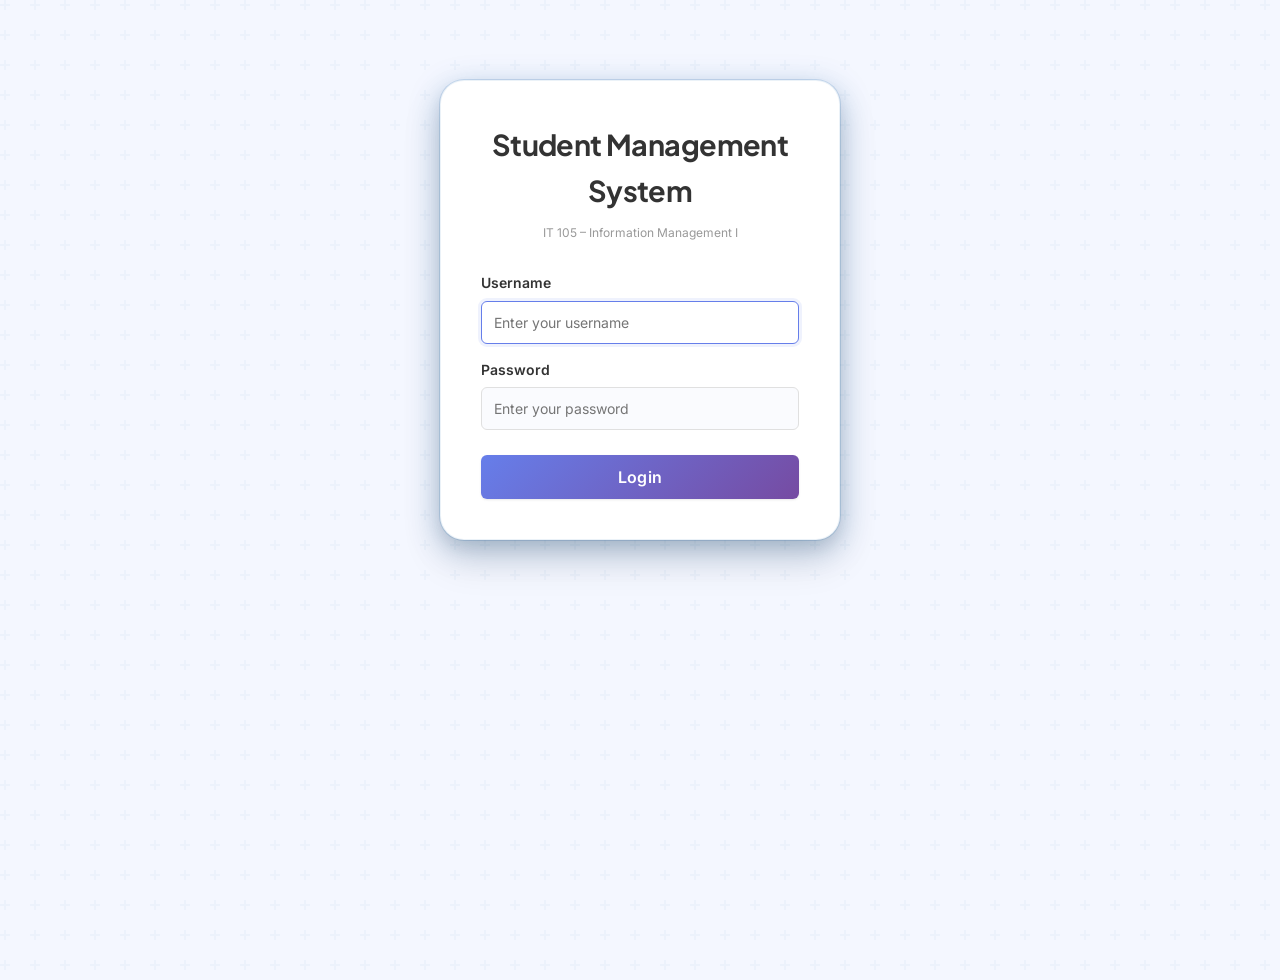
<file: frontend/index.html>
<!DOCTYPE html>
<html lang="en">
<head>
    <meta charset="UTF-8">
    <meta name="viewport" content="width=device-width, initial-scale=1.0">
    <title>Student Management System - Login</title>
    <link rel="stylesheet" href="styles.css">
    <style>
        .login-container {
            max-width: 400px;
            margin-top: 80px;
        }
        
        .login-container h1 {
            text-align: center;
            color: white;
            margin-bottom: 30px;
            font-size: 32px;
        }
        
        .form-header {
            text-align: center;
            margin-bottom: 30px;
        }
        
        .form-header h2 {
            color: #333;
            margin: 0 0 10px 0;
        }
        
        .form-group {
            margin-bottom: 15px;
        }
        
        .form-group label {
            display: block;
            font-weight: 600;
            margin-bottom: 6px;
            color: #333;
            font-size: 14px;
        }
        
        .form-group input {
            width: 100%;
            padding: 12px;
            border: 1px solid #e0e0e0;
            border-radius: 6px;
            font-size: 14px;
            transition: all 0.3s ease;
        }
        
        .form-group input:focus {
            outline: none;
            border-color: #667eea;
            box-shadow: 0 0 0 3px rgba(102, 126, 234, 0.1);
        }
        
        .login-btn {
            width: 100%;
            padding: 12px;
            background: linear-gradient(135deg, #667eea 0%, #764ba2 100%);
            color: white;
            border: none;
            border-radius: 6px;
            font-weight: 600;
            font-size: 16px;
            cursor: pointer;
            margin-top: 10px;
            transition: all 0.3s ease;
        }
        
        .login-btn:hover {
            transform: translateY(-2px);
            box-shadow: 0 8px 20px rgba(102, 126, 234, 0.3);
        }
        
        .login-btn:active {
            transform: translateY(0);
        }
        
        .credentials-box {
            background: rgba(255, 255, 255, 0.95);
            border-radius: 8px;
            padding: 20px;
            margin-top: 20px;
            font-size: 13px;
            border-left: 4px solid #667eea;
        }
        
        .credentials-box h3 {
            margin-top: 0;
            color: #667eea;
            font-size: 14px;
        }
        
        .credentials-box p {
            margin: 6px 0;
            color: #555;
        }
        
        .credentials-box .demo-note {
            margin-top: 10px;
            font-size: 12px;
            color: #999;
        }
        
        .form-header .subtitle {
            color: #999;
            margin: 5px 0;
            font-size: 12px;
        }
        
        .credentials-box code {
            background: #f0f0f0;
            padding: 2px 6px;
            border-radius: 3px;
            font-family: 'Courier New', monospace;
        }
        
        .error-message {
            background: #f8d7da;
            border: 1px solid #f5c6cb;
            color: #721c24;
            padding: 12px;
            border-radius: 4px;
            margin-bottom: 15px;
            text-align: center;
            display: none;
        }
        
        .error-message.show {
            display: block;
        }
    </style>
</head>
<body>
    <div class="login-container">
    
        <div class="form-header">
            <h2>Student Management System</h2>
            <p class="subtitle">IT 105 – Information Management I</p>
        </div>

        <div id="errorMessage" class="error-message">
            Invalid username or password
        </div>

        <form action="../backend/login.php" method="post" onsubmit="return validateLogin()">
            <div class="form-group">
                <label for="username">Username</label>
                <input type="text" id="username" name="username" placeholder="Enter your username" required autofocus>
            </div>
            
            <div class="form-group">
                <label for="password">Password</label>
                <input type="password" id="password" name="password" placeholder="Enter your password" required>
            </div>
            
            <button type="submit" class="login-btn">Login</button>
        </form>
    </div>

    <script>
        // Show error if returned from failed login
        function validateLogin() {
            const username = document.getElementById('username').value.trim();
            const password = document.getElementById('password').value;
            
            if (!username || !password) {
                alert('Please enter both username and password');
                return false;
            }
            return true;
        }

        // Check URL for error parameter
        const params = new URLSearchParams(window.location.search);
        if (params.has('error')) {
            document.getElementById('errorMessage').classList.add('show');
            // Auto-focus on username for retry
            document.getElementById('username').focus();
        }
    </script>
</body>
</html>
</file>
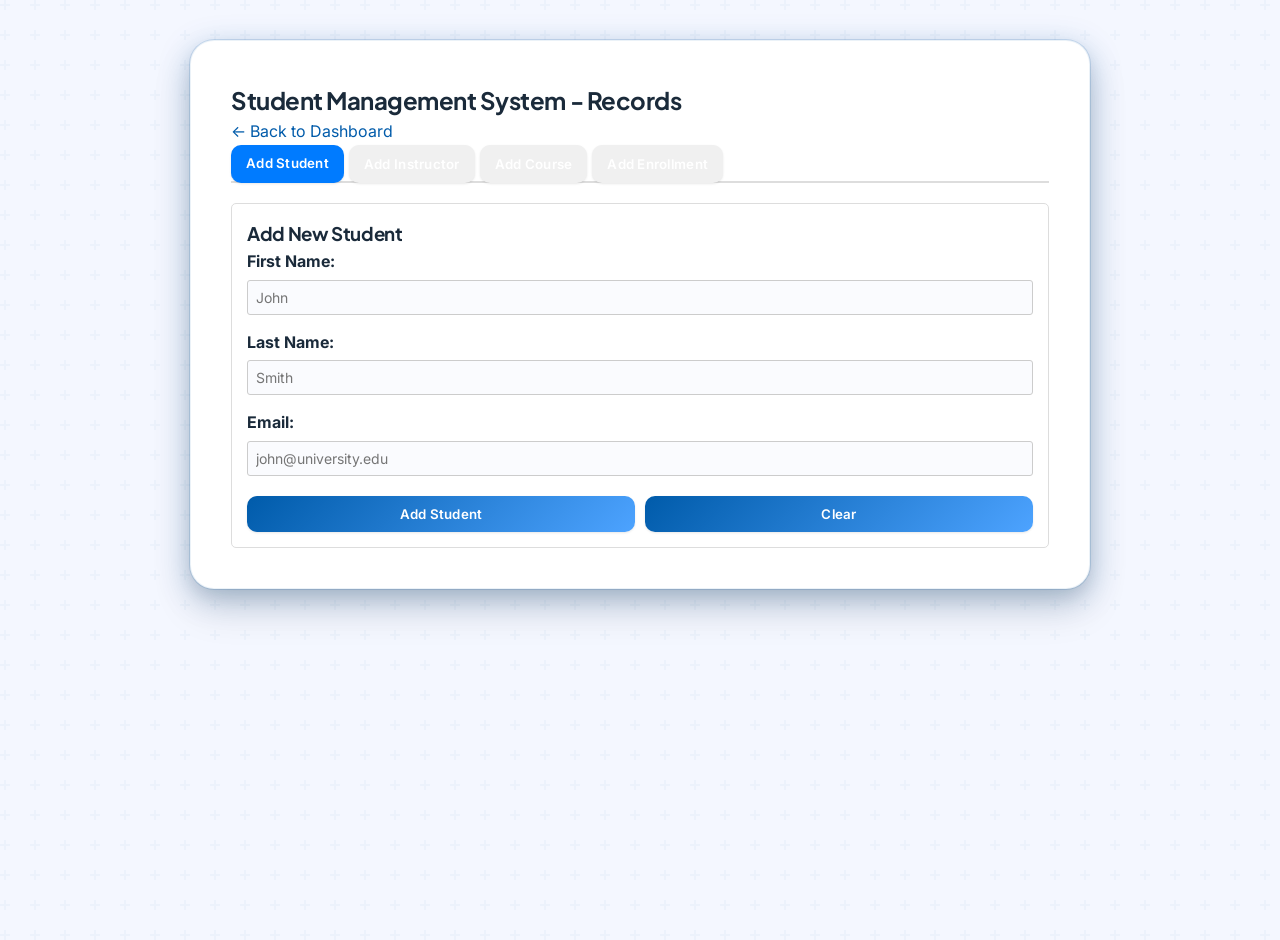
<file: frontend/form.html>
<!DOCTYPE html>
<html lang="en">
<head>
    <meta charset="UTF-8">
    <meta name="viewport" content="width=device-width, initial-scale=1.0">
    <title>Add/Update Record - Student Management System</title>
    <link rel="stylesheet" href="styles.css">
    <style>
        .form-tabs {
            display: flex;
            gap: 5px;
            margin-bottom: 20px;
            border-bottom: 2px solid #ddd;
        }
        
        .tab-button {
            padding: 10px 15px;
            background: #f0f0f0;
            border: none;
            cursor: pointer;
            margin-bottom: -2px;
        }
        
        .tab-button.active {
            background: #007bff;
            color: white;
            border-bottom: 2px solid #007bff;
        }
        
        .form-section {
            display: none;
            border: 1px solid #ddd;
            padding: 15px;
            border-radius: 5px;
        }
        
        .form-section.active {
            display: block;
        }
        
        .form-section h3 {
            margin-top: 0;
        }
        
        .form-group {
            margin-bottom: 15px;
        }
        
        .form-group label {
            display: block;
            margin-bottom: 5px;
            font-weight: bold;
        }
        
        .form-group input, 
        .form-group select, 
        .form-group textarea {
            width: 100%;
            padding: 8px;
            border: 1px solid #ccc;
            border-radius: 3px;
            box-sizing: border-box;
        }
        
        .button-group {
            display: flex;
            gap: 10px;
            margin-top: 20px;
        }
        
        .button-group button {
            flex: 1;
        }
    </style>
</head>
<body>
<div class="form-container">
    <h2>Student Management System - Records</h2>
    <a href="dashboard.php">← Back to Dashboard</a>

    <!-- Tab Navigation -->
    <div class="form-tabs">
        <button class="tab-button active" onclick="showTab('student')">Add Student</button>
        <button class="tab-button" onclick="showTab('instructor')">Add Instructor</button>
        <button class="tab-button" onclick="showTab('course')">Add Course</button>
        <button class="tab-button" onclick="showTab('enrollment')">Add Enrollment</button>
    </div>

    <!-- Add Student Form -->
    <div id="student" class="form-section active">
        <h3>Add New Student</h3>
        <form action="../backend/insert.php" method="post">
            <input type="hidden" name="table" value="students">
            
            <div class="form-group">
                <label for="firstName">First Name:</label>
                <input type="text" id="firstName" name="firstName" placeholder="John" required>
            </div>
            
            <div class="form-group">
                <label for="lastName">Last Name:</label>
                <input type="text" id="lastName" name="lastName" placeholder="Smith" required>
            </div>
            
            <div class="form-group">
                <label for="email">Email:</label>
                <input type="email" id="email" name="email" placeholder="john@university.edu" required>
            </div>
            
            <div class="button-group">
                <button type="submit">Add Student</button>
                <button type="reset">Clear</button>
            </div>
        </form>
    </div>

    <!-- Add Instructor Form -->
    <div id="instructor" class="form-section">
        <h3>Add New Instructor</h3>
        <form action="../backend/insert.php" method="post">
            <input type="hidden" name="table" value="instructors">
            
            <div class="form-group">
                <label for="instr_name">Full Name:</label>
                <input type="text" id="instr_name" name="name" placeholder="Dr. Smith" required>
            </div>
            
            <div class="form-group">
                <label for="instr_email">Email:</label>
                <input type="email" id="instr_email" name="email" placeholder="smith@university.edu" required>
            </div>
            
            <div class="button-group">
                <button type="submit">Add Instructor</button>
                <button type="reset">Clear</button>
            </div>
        </form>
    </div>

    <!-- Add Course Form -->
    <div id="course" class="form-section">
        <h3>Add New Course</h3>
        <form action="../backend/insert.php" method="post">
            <input type="hidden" name="table" value="courses">
            
            <div class="form-group">
                <label for="courseName">Course Name:</label>
                <input type="text" id="courseName" name="courseName" placeholder="Database Systems" required>
            </div>
            
            <div class="form-group">
                <label for="instructorID">Instructor ID:</label>
                <input type="number" id="instructorID" name="instructorID" placeholder="1" required>
            </div>
            
            <div class="form-group">
                <label for="description">Description:</label>
                <textarea id="description" name="description" placeholder="Course description..." rows="3"></textarea>
            </div>
            
            <div class="form-group">
                <label for="credits">Credits:</label>
                <input type="number" id="credits" name="credits" value="3" min="1" max="4">
            </div>
            
            <div class="button-group">
                <button type="submit">Add Course</button>
                <button type="reset">Clear</button>
            </div>
        </form>
    </div>

    <!-- Add Enrollment Form -->
    <div id="enrollment" class="form-section">
        <h3>Add New Enrollment</h3>
        <form action="../backend/insert.php" method="post">
            <input type="hidden" name="table" value="enrollments">
            
            <div class="form-group">
                <label for="studentID">Student ID:</label>
                <input type="number" id="studentID" name="studentID" placeholder="1" required>
            </div>
            
            <div class="form-group">
                <label for="courseID">Course ID:</label>
                <input type="number" id="courseID" name="courseID" placeholder="1" required>
            </div>
            
            <div class="form-group">
                <label for="enrollmentDate">Enrollment Date:</label>
                <input type="date" id="enrollmentDate" name="enrollmentDate" required>
            </div>
            
            <div class="form-group">
                <label for="grade">Grade:</label>
                <select id="grade" name="grade">
                    <option value="">-- Select Grade --</option>
                    <option value="A+">A+ (Excellent)</option>
                    <option value="A">A (Very Good)</option>
                    <option value="A-">A- (Very Good)</option>
                    <option value="B+">B+ (Good)</option>
                    <option value="B">B (Good)</option>
                    <option value="B-">B- (Good)</option>
                    <option value="C+">C+ (Satisfactory)</option>
                    <option value="C">C (Satisfactory)</option>
                    <option value="C-">C- (Satisfactory)</option>
                    <option value="D+">D+ (Passing)</option>
                    <option value="D">D (Passing)</option>
                    <option value="F">F (Failing)</option>
                </select>
            </div>
            
            <div class="form-group">
                <label for="status">Status:</label>
                <select id="status" name="status">
                    <option value="active">Active</option>
                    <option value="completed">Completed</option>
                    <option value="dropped">Dropped</option>
                </select>
            </div>
            
            <div class="button-group">
                <button type="submit">Add Enrollment</button>
                <button type="reset">Clear</button>
            </div>
        </form>
    </div>
</div>

<script>
function showTab(tabName) {
    // Hide all sections
    const sections = document.querySelectorAll('.form-section');
    sections.forEach(section => section.classList.remove('active'));
    
    // Remove active class from all buttons
    const buttons = document.querySelectorAll('.tab-button');
    buttons.forEach(button => button.classList.remove('active'));
    
    // Show selected section
    document.getElementById(tabName).classList.add('active');
    
    // Add active class to clicked button
    event.target.classList.add('active');
}
</script>
</body>
</html>
</file>
<file: frontend/styles.css>
/* ---------- Google Fonts (optional) ---------- */
@import url('https://fonts.googleapis.com/css2?family=Inter:opsz,wght@14..32,400..700&family=Plus+Jakarta+Sans:wght@400..700&display=swap');

/* ---------- Custom Properties ---------- */
:root {
  /* Brand colors */
  --color-primary: #005BAA;
  --color-primary-light: #0074D9;
  --color-primary-glow: #4DA3FF;
  --color-accent: #F58220;
  --color-accent-light: #FFA94D;

  /* Background & Text */
  --bg-page: #f4f7ff;
  --bg-card: #ffffff;
  --text-primary: #1A2A3A;
  --text-secondary: #556677;
  --text-muted: #8899AA;

  /* Gradients */
  --gradient-hero: linear-gradient(135deg, #005BAA 0%, #0074D9 50%, #F58220 100%);
  --gradient-primary: linear-gradient(135deg, #005BAA, #4DA3FF);
  --gradient-warm: linear-gradient(135deg, #F58220, #FFA94D);
  --gradient-subtle: linear-gradient(180deg, #f4f7ff, #eef2f9);

  /* Shadows */
  --shadow-sm: 0 1px 3px rgba(0, 0, 0, 0.06), 0 1px 2px rgba(0, 0, 0, 0.04);
  --shadow-md: 0 4px 14px rgba(0, 0, 0, 0.08), 0 2px 6px rgba(0, 0, 0, 0.04);
  --shadow-lg: 0 20px 40px rgba(0, 0, 0, 0.12), 0 8px 16px rgba(0, 0, 0, 0.06);
  --shadow-glow: 0 0 0 1px rgba(0, 91, 170, 0.15), 0 8px 32px rgba(0, 91, 170, 0.25);
  --shadow-warm: 0 8px 28px rgba(245, 130, 32, 0.3);

  /* Borders & Radius */
  --radius-sm: 6px;
  --radius-md: 10px;
  --radius-lg: 16px;
  --radius-xl: 24px;

  /* Typography */
  --font-display: 'Plus Jakarta Sans', 'Inter', system-ui, sans-serif;
  --font-body: 'Inter', system-ui, sans-serif;
}

/* ---------- Reset & Base ---------- */
*,
*::before,
*::after {
  box-sizing: border-box;
  margin: 0;
  padding: 0;
}

body {
  font-family: var(--font-body);
  background: var(--bg-page);
  color: var(--text-primary);
  line-height: 1.6;
  min-height: 100vh;
  -webkit-font-smoothing: antialiased;
  background-image: url("data:image/svg+xml,%3Csvg width='60' height='60' viewBox='0 0 60 60' xmlns='http://www.w3.org/2000/svg'%3E%3Cg fill='none' fill-rule='evenodd'%3E%3Cg fill='%23005BAA' fill-opacity='0.03'%3E%3Cpath d='M36 34v-4h-2v4h-4v2h4v4h2v-4h4v-2h-4zm0-30V0h-2v4h-4v2h4v4h2V6h4V4h-4zM6 34v-4H4v4H0v2h4v4h2v-4h4v-2H6zM6 4V0H4v4H0v2h4v4h2V6h4V4H6z'/%3E%3C/g%3E%3C/g%3E%3C/svg%3E");
}

/* ---------- Typography ---------- */
h1, h2, h3, h4, h5, h6 {
  font-family: var(--font-display);
  letter-spacing: -0.02em;
  color: var(--text-primary);
}

a {
  color: var(--color-primary);
  text-decoration: none;
  transition: color 0.2s;
}
a:hover {
  color: var(--color-accent);
  text-decoration: underline;
}

/* ---------- Layout Containers ---------- */
.login-container,
.dashboard-container,
.form-container {
  max-width: 1280px;
  margin: 40px auto;
  background: var(--bg-card);
  padding: 40px;
  border-radius: var(--radius-xl);
  box-shadow: var(--shadow-lg), var(--shadow-glow);
  border: 1px solid rgba(0, 91, 170, 0.08);
}

.login-container {
  max-width: 440px;
  margin-top: 100px;
}

.dashboard-container {
  max-width: 1400px;
}

.form-container {
  max-width: 900px;
}

/* ---------- Buttons ---------- */
button,
input[type="submit"],
input[type="button"],
.login-btn,
.action-btn {
  display: inline-block;
  padding: 10px 20px;
  font-weight: 600;
  font-family: var(--font-body);
  letter-spacing: 0.02em;
  border: none;
  border-radius: var(--radius-md);
  cursor: pointer;
  transition: all 0.25s ease;
  background: var(--gradient-primary);
  color: white;
  box-shadow: var(--shadow-sm);
  text-decoration: none;
}

button:hover,
input[type="submit"]:hover,
.login-btn:hover,
.action-btn:hover {
  background: var(--gradient-warm);
  box-shadow: var(--shadow-warm);
  transform: translateY(-1px);
  text-decoration: none;
  color: white;
}

button:active {
  transform: translateY(0);
}

/* Secondary / delete button */
.action-btn.delete {
  background: #dc3545;
  background: linear-gradient(135deg, #dc3545, #ff6b6b);
}
.action-btn.delete:hover {
  background: #c82333;
  box-shadow: 0 8px 20px rgba(220, 53, 69, 0.4);
}

/* Cancel / neutral button */
a.action-btn[style*="background: #6c757d"] {
  background: #8899aa !important;
}

/* ---------- Form Elements ---------- */
input[type="text"],
input[type="email"],
input[type="password"],
input[type="number"],
input[type="date"],
select,
textarea {
  width: 100%;
  padding: 12px 16px;
  border: 1px solid #dce4f0;
  border-radius: var(--radius-md);
  font-size: 14px;
  font-family: var(--font-body);
  background: #fafbfe;
  transition: border 0.2s, box-shadow 0.2s;
}

input:focus,
select:focus,
textarea:focus {
  outline: none;
  border-color: var(--color-primary);
  box-shadow: 0 0 0 3px rgba(0, 91, 170, 0.15);
  background: white;
}

/* ---------- Tables ---------- */
table {
  width: 100%;
  border-collapse: separate;
  border-spacing: 0 4px;
  margin-top: 20px;
  font-size: 14px;
}

table th {
  background: var(--gradient-primary);
  color: white;
  padding: 14px 16px;
  font-weight: 700;
  text-transform: uppercase;
  letter-spacing: 0.05em;
  font-size: 0.8rem;
}
table th:first-child { border-radius: var(--radius-sm) 0 0 var(--radius-sm); }
table th:last-child { border-radius: 0 var(--radius-sm) var(--radius-sm) 0; }

table td {
  background: white;
  border: 1px solid #eef2f9;
  border-top: none;
  padding: 12px 16px;
  border-radius: 4px;
}
table tr:hover td {
  background: #f8faff;
  box-shadow: 0 2px 8px rgba(0,0,0,0.04);
}

/* ---------- Navigation Tabs ---------- */
.nav-tabs {
  display: flex;
  gap: 8px;
  margin: 25px 0 20px;
  border-bottom: 2px solid #eef2f9;
  flex-wrap: wrap;
}
.nav-tab {
  padding: 12px 20px;
  background: #f0f4ff;
  border-radius: var(--radius-md) var(--radius-md) 0 0;
  color: var(--text-secondary);
  font-weight: 600;
  transition: all 0.2s;
  text-decoration: none;
  border: 1px solid transparent;
  border-bottom: none;
}
.nav-tab.active {
  background: var(--color-primary);
  color: white;
  border-color: var(--color-primary);
  box-shadow: 0 -2px 8px rgba(0,91,170,0.2);
}
.nav-tab:hover {
  background: var(--color-accent);
  color: white;
  text-decoration: none;
}

/* ---------- Search / Filter Box ---------- */
.search-box {
  display: flex;
  gap: 12px;
  margin: 20px 0;
  flex-wrap: wrap;
  align-items: center;
}
.search-box input,
.search-box select {
  min-width: 200px;
}
.search-box button {
  min-width: 100px;
}

/* ---------- Alerts / Messages ---------- */
.alert {
  padding: 14px 20px;
  border-radius: var(--radius-md);
  margin: 20px 0;
  font-weight: 500;
  border-left: 4px solid;
}
.alert-success {
  background: #e6f9f0;
  color: #0a4d2e;
  border-color: #0a4d2e;
}
.alert-error {
  background: #fff0f0;
  color: #a51c30;
  border-color: #a51c30;
}

/* ---------- Pagination ---------- */
.pagination {
  display: flex;
  gap: 6px;
  justify-content: center;
  margin: 25px 0;
}
.pagination a,
.pagination span {
  padding: 8px 14px;
  background: white;
  border: 1px solid #dce4f0;
  border-radius: var(--radius-sm);
  color: var(--text-primary);
  font-weight: 600;
  text-decoration: none;
  transition: 0.2s;
}
.pagination a:hover {
  background: var(--color-accent);
  color: white;
  border-color: var(--color-accent);
}
.pagination .current {
  background: var(--color-primary);
  color: white;
  border-color: var(--color-primary);
}

/* ---------- Query Result Header ---------- */
.query-result-header {
  margin: 20px 0;
  padding: 14px 20px;
  background: #eaf4ff;
  border-left: 5px solid var(--color-primary);
  border-radius: var(--radius-sm);
  font-weight: 600;
  color: #003d70;
}

/* ---------- Edit Form ---------- */
.edit-form {
  background: #f8faff;
  border: 2px solid var(--color-primary);
  border-radius: var(--radius-lg);
  padding: 25px;
  margin: 20px 0;
  box-shadow: var(--shadow-glow);
}
.edit-form h3 {
  margin-bottom: 15px;
}

/* ---------- Login Page Specific ---------- */
.login-container h1 {
  text-align: center;
  color: white;
  font-size: 2.5rem;
  margin-bottom: 20px;
  background: var(--gradient-hero);
  -webkit-background-clip: text;
  -webkit-text-fill-color: transparent;
  background-clip: text;
}
.form-header {
  text-align: center;
  margin-bottom: 25px;
}
.form-header h2 {
  color: var(--text-primary);
  font-size: 1.8rem;
}
.error-message {
  background: #fff0f0;
  border: 1px solid #ffc0cb;
  color: #a51c30;
  padding: 12px;
  border-radius: var(--radius-sm);
  margin-bottom: 20px;
  text-align: center;
}

/* ---------- Responsive ---------- */
@media (max-width: 768px) {
  body {
    padding: 15px;
  }
  .login-container,
  .dashboard-container,
  .form-container {
    padding: 20px;
    margin: 20px auto;
  }
  table {
    font-size: 12px;
  }
  .nav-tab {
    padding: 8px 14px;
    font-size: 13px;
  }
}
</file>
